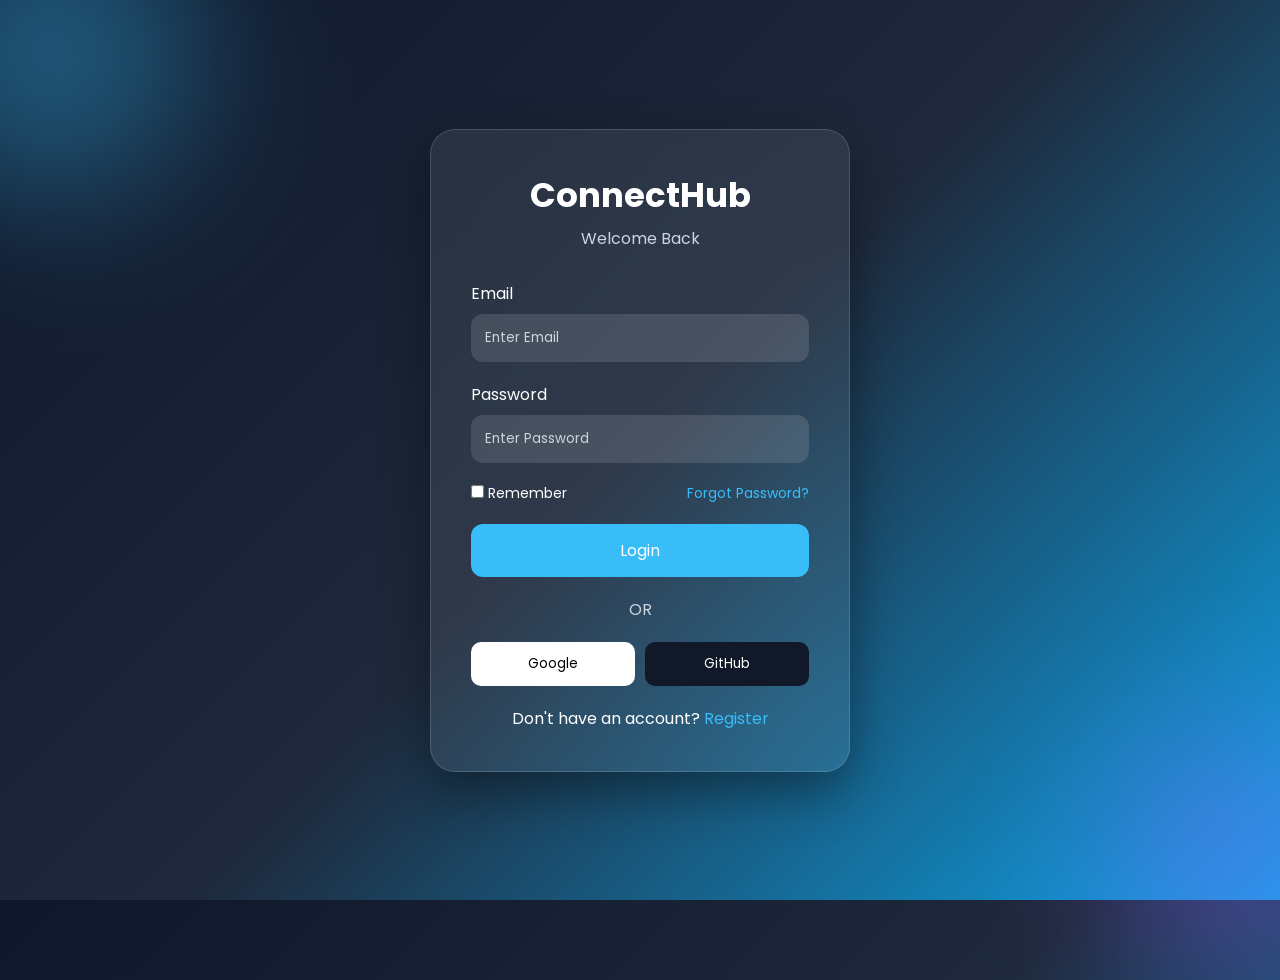
<file: login.html>
<!DOCTYPE html>
<html lang="en">
<head>
    <meta charset="UTF-8">
    <meta name="viewport" content="width=device-width, initial-scale=1.0">
    <title>ConnectHub Login</title>

    <link href="https://fonts.googleapis.com/css2?family=Poppins:wght@300;400;500;600;700&display=swap" rel="stylesheet">

    <style>

        *{
            margin:0;
            padding:0;
            box-sizing:border-box;
            font-family:'Poppins',sans-serif;
        }

        body{
            min-height:100vh;
            display:flex;
            justify-content:center;
            align-items:center;
            background:linear-gradient(
                135deg,
                #0f172a,
                #1e293b,
                #0ea5e9
            );
            overflow:hidden;
        }

        .bg-circle{
            position:absolute;
            border-radius:50%;
            filter:blur(80px);
            opacity:.4;
        }

        .c1{
            width:300px;
            height:300px;
            background:#38bdf8;
            top:-100px;
            left:-100px;
        }

        .c2{
            width:250px;
            height:250px;
            background:#8b5cf6;
            bottom:-80px;
            right:-80px;
        }

        .login-box{
            width:420px;
            padding:40px;
            background:rgba(255,255,255,.08);
            backdrop-filter:blur(20px);
            border:1px solid rgba(255,255,255,.15);
            border-radius:25px;
            box-shadow:0 20px 50px rgba(0,0,0,.4);
            z-index:2;
        }

        .logo{
            text-align:center;
            color:#fff;
            margin-bottom:30px;
        }

        .logo h1{
            font-size:34px;
        }

        .logo p{
            color:#cbd5e1;
            margin-top:5px;
        }

        .input-group{
            margin-bottom:20px;
        }

        .input-group label{
            color:white;
            display:block;
            margin-bottom:8px;
        }

        .input-group input{
            width:100%;
            padding:14px;
            border:none;
            outline:none;
            border-radius:12px;
            background:rgba(255,255,255,.12);
            color:white;
        }

        .input-group input::placeholder{
            color:#cbd5e1;
        }

        .options{
            display:flex;
            justify-content:space-between;
            margin-bottom:20px;
            color:white;
            font-size:14px;
        }

        .options a{
            color:#38bdf8;
            text-decoration:none;
        }

        .login-btn{
            width:100%;
            padding:14px;
            border:none;
            border-radius:12px;
            background:#38bdf8;
            color:white;
            font-size:16px;
            cursor:pointer;
            transition:.3s;
        }

        .login-btn:hover{
            transform:translateY(-3px);
        }

        .divider{
            text-align:center;
            color:#cbd5e1;
            margin:20px 0;
        }

        .social{
            display:flex;
            gap:10px;
        }

        .social button{
            flex:1;
            padding:12px;
            border:none;
            border-radius:10px;
            cursor:pointer;
        }

        .google{
            background:white;
        }

        .github{
            background:#111827;
            color:white;
        }

        .bottom{
            margin-top:20px;
            text-align:center;
            color:white;
        }

        .bottom a{
            color:#38bdf8;
            text-decoration:none;
        }

        @media(max-width:500px){

            .login-box{
                width:90%;
                padding:25px;
            }

        }

    </style>

</head>
<body>

<div class="bg-circle c1"></div>
<div class="bg-circle c2"></div>

<div class="login-box">

    <div class="logo">
        <h1>ConnectHub</h1>
        <p>Welcome Back</p>
    </div>

    <form id="loginForm">

        <div class="input-group">
            <label>Email</label>
            <input
                type="email"
                id="email"
                placeholder="Enter Email"
                required
            >
        </div>

        <div class="input-group">
            <label>Password</label>
            <input
                type="password"
                id="password"
                placeholder="Enter Password"
                required
            >
        </div>

        <div class="options">
            <label>
                <input type="checkbox">
                Remember
            </label>

            <a href="#">Forgot Password?</a>
        </div>

        <button class="login-btn">
            Login
        </button>

    </form>

    <div class="divider">
        OR
    </div>

    <div class="social">

        <button class="google">
            Google
        </button>

        <button class="github">
            GitHub
        </button>

    </div>

    <div class="bottom">
        Don't have an account?
        <a href="register.html">
            Register
        </a>
    </div>

</div>

<script>

document
.getElementById("loginForm")
.addEventListener("submit",(e)=>{

    e.preventDefault();

    const email =
        document.getElementById("email").value;

    const password =
        document.getElementById("password").value;

    if(email && password){

        localStorage.setItem(
            "connecthub_user",
            email
        );

        alert("Login Successful");

        window.location.href =
            "index.html";
    }

});

</script>

</body>
</html>
</file>
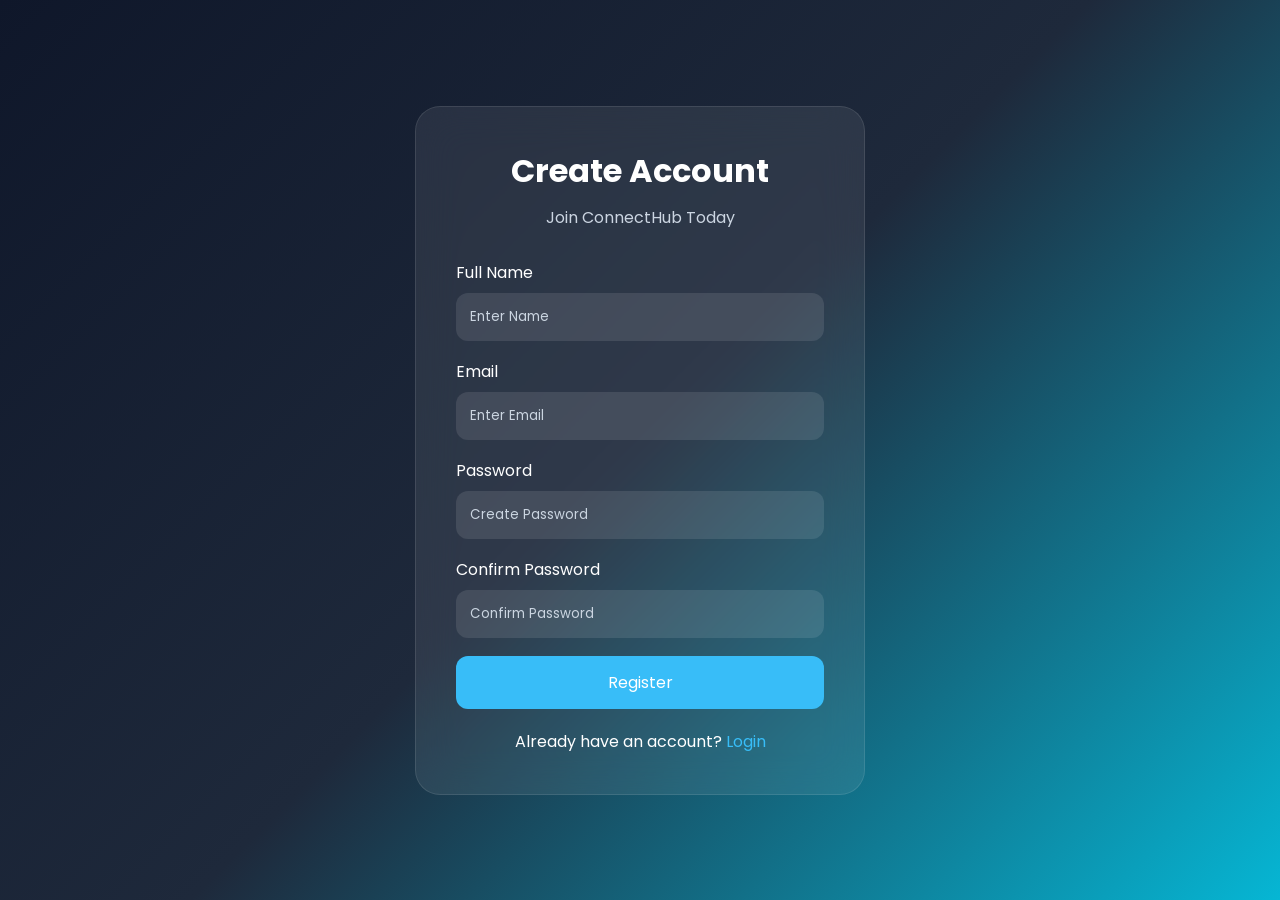
<file: register.html>
<!DOCTYPE html>
<html lang="en">
<head>
<meta charset="UTF-8">
<meta name="viewport" content="width=device-width, initial-scale=1.0">
<title>ConnectHub Register</title>

<link href="https://fonts.googleapis.com/css2?family=Poppins:wght@300;400;500;600;700&display=swap" rel="stylesheet">

<style>

*{
    margin:0;
    padding:0;
    box-sizing:border-box;
    font-family:'Poppins',sans-serif;
}

body{
    min-height:100vh;
    display:flex;
    justify-content:center;
    align-items:center;
    background:linear-gradient(135deg,#0f172a,#1e293b,#06b6d4);
}

.register-box{
    width:450px;
    padding:40px;
    background:rgba(255,255,255,0.08);
    backdrop-filter:blur(20px);
    border-radius:25px;
    border:1px solid rgba(255,255,255,0.1);
}

h1{
    text-align:center;
    color:#fff;
    margin-bottom:10px;
}

.subtitle{
    text-align:center;
    color:#cbd5e1;
    margin-bottom:30px;
}

.input-group{
    margin-bottom:18px;
}

.input-group label{
    display:block;
    color:#fff;
    margin-bottom:8px;
}

.input-group input{
    width:100%;
    padding:14px;
    border:none;
    outline:none;
    border-radius:12px;
    background:rgba(255,255,255,0.1);
    color:white;
}

.input-group input::placeholder{
    color:#cbd5e1;
}

.register-btn{
    width:100%;
    padding:14px;
    border:none;
    border-radius:12px;
    background:#38bdf8;
    color:white;
    cursor:pointer;
    font-size:16px;
}

.register-btn:hover{
    opacity:.9;
}

.bottom{
    text-align:center;
    margin-top:20px;
    color:white;
}

.bottom a{
    color:#38bdf8;
    text-decoration:none;
}

@media(max-width:500px){

    .register-box{
        width:90%;
        padding:25px;
    }

}

</style>

</head>
<body>

<div class="register-box">

    <h1>Create Account</h1>
    <p class="subtitle">
        Join ConnectHub Today
    </p>

    <form id="registerForm">

        <div class="input-group">
            <label>Full Name</label>
            <input
                type="text"
                id="name"
                placeholder="Enter Name"
                required
            >
        </div>

        <div class="input-group">
            <label>Email</label>
            <input
                type="email"
                id="email"
                placeholder="Enter Email"
                required
            >
        </div>

        <div class="input-group">
            <label>Password</label>
            <input
                type="password"
                id="password"
                placeholder="Create Password"
                required
            >
        </div>

        <div class="input-group">
            <label>Confirm Password</label>
            <input
                type="password"
                id="confirmPassword"
                placeholder="Confirm Password"
                required
            >
        </div>

        <button class="register-btn">
            Register
        </button>

    </form>

    <div class="bottom">
        Already have an account?
        <a href="login.html">
            Login
        </a>
    </div>

</div>

<script>

document
.getElementById("registerForm")
.addEventListener("submit",(e)=>{

    e.preventDefault();

    const name =
        document.getElementById("name").value;

    const email =
        document.getElementById("email").value;

    const password =
        document.getElementById("password").value;

    const confirm =
        document.getElementById("confirmPassword").value;

    if(password !== confirm){

        alert("Passwords do not match");
        return;
    }

    const user = {
        name,
        email,
        password
    };

    localStorage.setItem(
        "connecthub_registered_user",
        JSON.stringify(user)
    );

    alert("Registration Successful");

    window.location.href =
        "login.html";

});

</script>

</body>
</html>
</file>
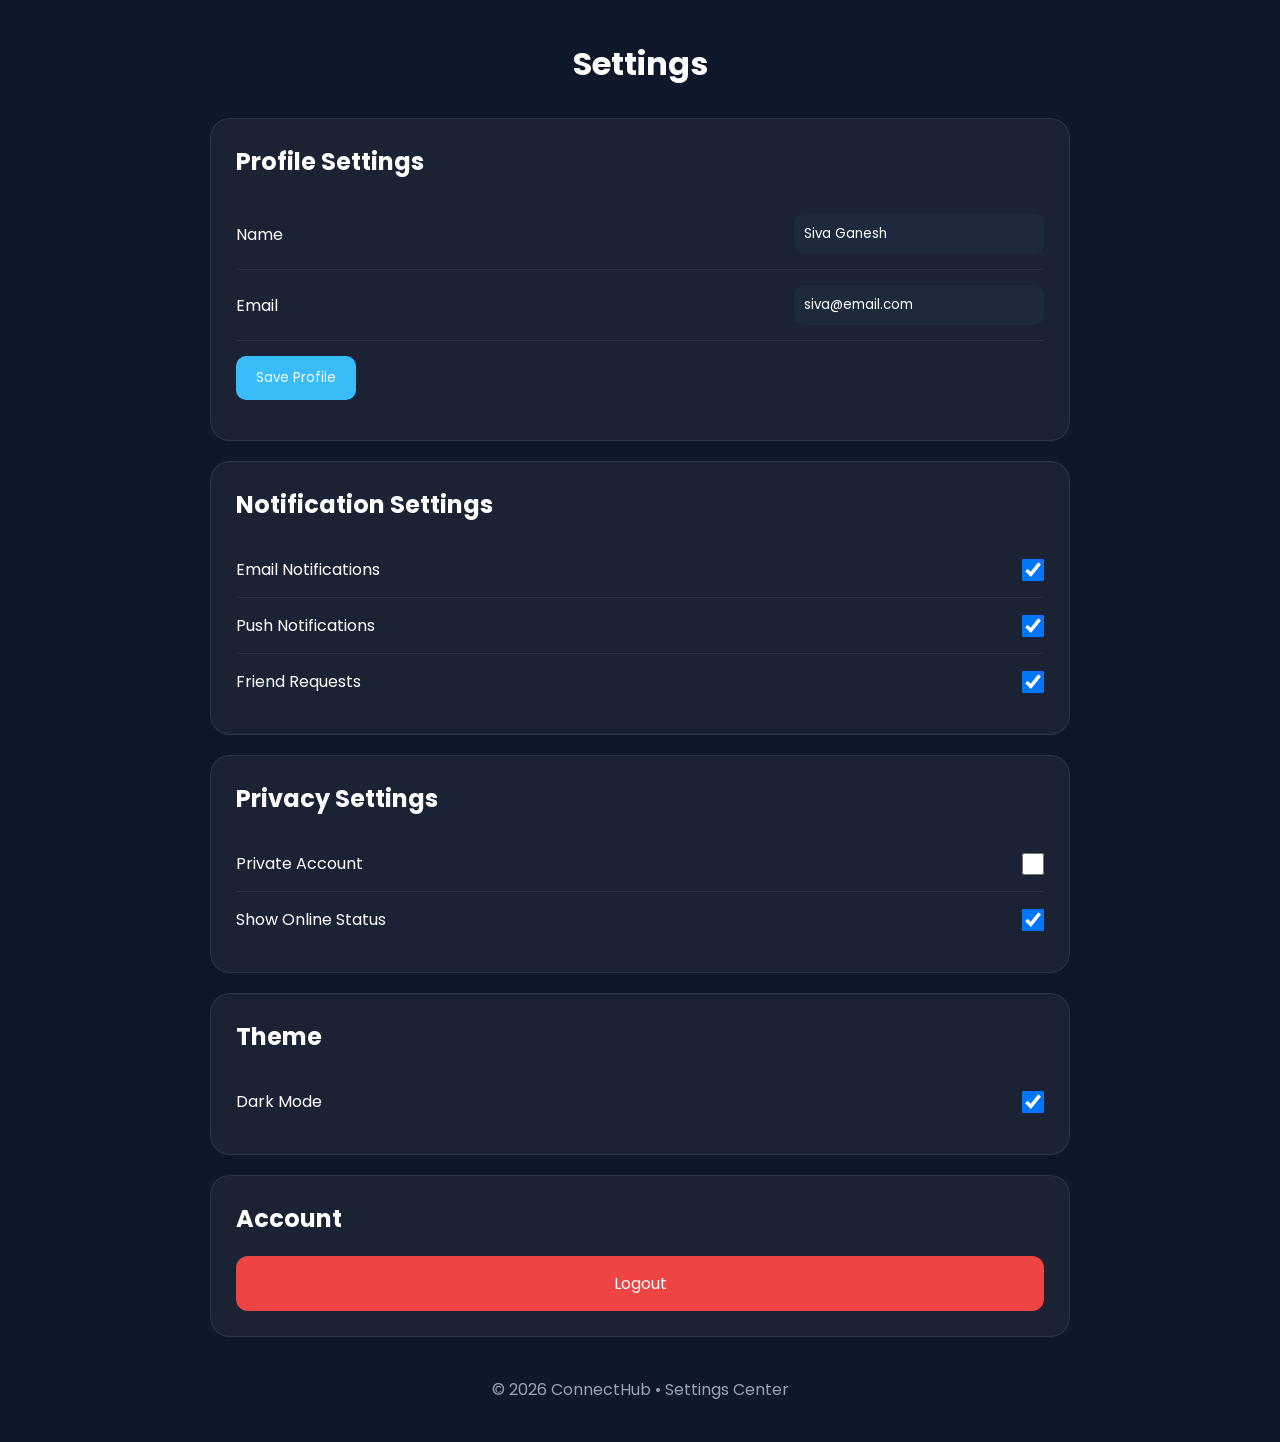
<file: settings.html>
<!DOCTYPE html>
<html lang="en">
<head>
<meta charset="UTF-8">
<meta name="viewport" content="width=device-width, initial-scale=1.0">
<title>Settings - ConnectHub</title>

<link href="https://fonts.googleapis.com/css2?family=Poppins:wght@300;400;500;600;700&display=swap" rel="stylesheet">

<style>

*{
    margin:0;
    padding:0;
    box-sizing:border-box;
    font-family:'Poppins',sans-serif;
}

body{
    background:#0f172a;
    color:white;
    min-height:100vh;
}

.container{
    max-width:900px;
    margin:auto;
    padding:40px 20px;
}

h1{
    text-align:center;
    margin-bottom:30px;
}

.settings-card{
    background:rgba(255,255,255,.05);
    border:1px solid rgba(255,255,255,.08);
    border-radius:20px;
    padding:25px;
    margin-bottom:20px;
}

.settings-card h2{
    margin-bottom:20px;
}

.setting-item{
    display:flex;
    justify-content:space-between;
    align-items:center;
    padding:15px 0;
    border-bottom:1px solid rgba(255,255,255,.08);
}

.setting-item:last-child{
    border-bottom:none;
}

input[type="checkbox"]{
    width:22px;
    height:22px;
    cursor:pointer;
}

input[type="text"],
input[type="email"]{
    width:250px;
    padding:10px;
    border:none;
    border-radius:10px;
    background:#1e293b;
    color:white;
}

.btn{
    background:#38bdf8;
    color:white;
    border:none;
    padding:12px 20px;
    border-radius:10px;
    cursor:pointer;
}

.logout-btn{
    width:100%;
    padding:15px;
    border:none;
    border-radius:12px;
    background:#ef4444;
    color:white;
    cursor:pointer;
    font-size:16px;
}

footer{
    text-align:center;
    margin-top:40px;
    color:#94a3b8;
}

@media(max-width:768px){

    .setting-item{
        flex-direction:column;
        align-items:flex-start;
        gap:10px;
    }

    input[type="text"],
    input[type="email"]{
        width:100%;
    }

}

</style>
</head>
<body>

<div class="container">

<h1>Settings</h1>

<!-- Profile Settings -->

<div class="settings-card">

<h2>Profile Settings</h2>

<div class="setting-item">
<label>Name</label>
<input type="text" value="Siva Ganesh">
</div>

<div class="setting-item">
<label>Email</label>
<input type="email" value="siva@email.com">
</div>

<div class="setting-item">
<button class="btn">
Save Profile
</button>
</div>

</div>

<!-- Notifications -->

<div class="settings-card">

<h2>Notification Settings</h2>

<div class="setting-item">
<label>Email Notifications</label>
<input type="checkbox" checked>
</div>

<div class="setting-item">
<label>Push Notifications</label>
<input type="checkbox" checked>
</div>

<div class="setting-item">
<label>Friend Requests</label>
<input type="checkbox" checked>
</div>

</div>

<!-- Privacy -->

<div class="settings-card">

<h2>Privacy Settings</h2>

<div class="setting-item">
<label>Private Account</label>
<input type="checkbox">
</div>

<div class="setting-item">
<label>Show Online Status</label>
<input type="checkbox" checked>
</div>

</div>

<!-- Theme -->

<div class="settings-card">

<h2>Theme</h2>

<div class="setting-item">
<label>Dark Mode</label>
<input
type="checkbox"
id="darkMode"
checked
>
</div>

</div>

<!-- Account -->

<div class="settings-card">

<h2>Account</h2>

<button
class="logout-btn"
id="logoutBtn"
>
Logout
</button>

</div>

<footer>
© 2026 ConnectHub • Settings Center
</footer>

</div>

<script>

const darkMode =
document.getElementById("darkMode");

darkMode.addEventListener("change",()=>{

if(!darkMode.checked){

document.body.style.background =
"#f8fafc";

document.body.style.color =
"#000";

}else{

document.body.style.background =
"#0f172a";

document.body.style.color =
"#fff";

}

});

document
.getElementById("logoutBtn")
.addEventListener("click",()=>{

localStorage.clear();

alert("Logged Out Successfully");

window.location.href =
"login.html";

});

</script>

</body>
</html>
</file>
